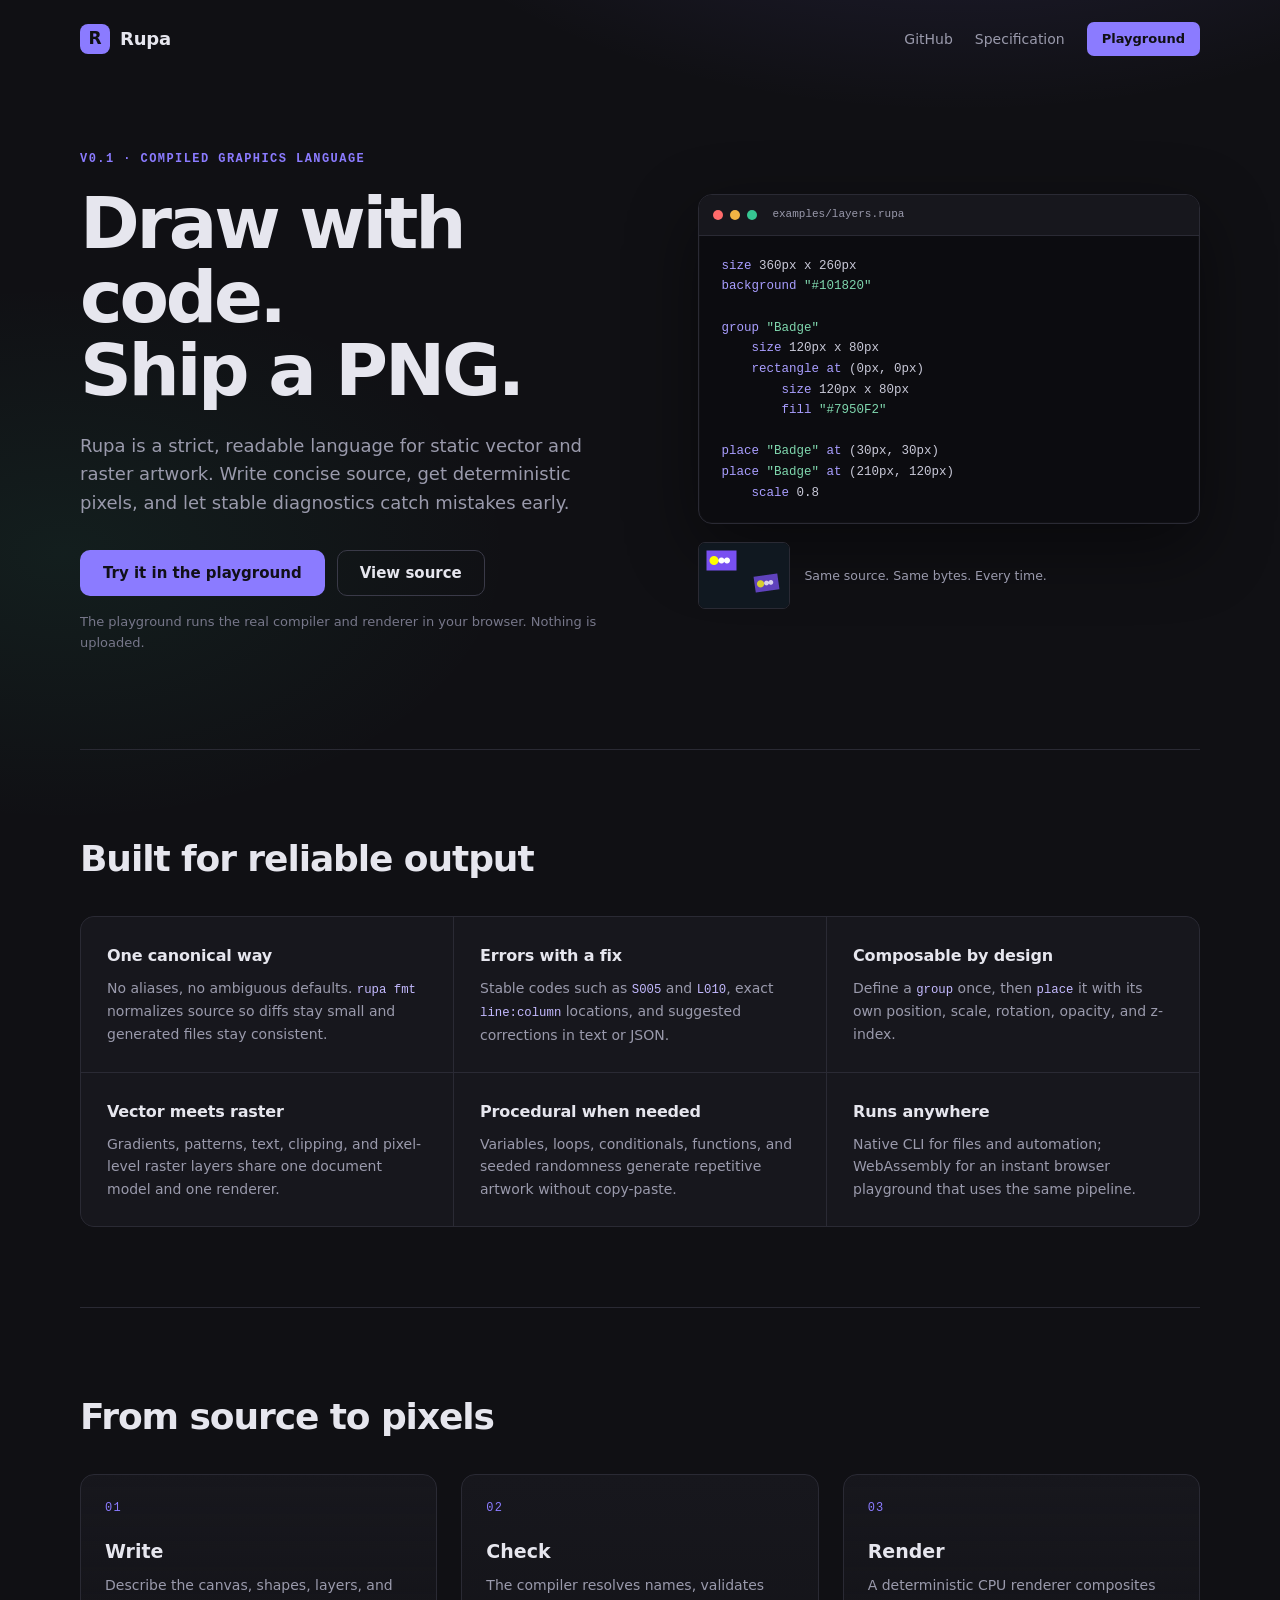
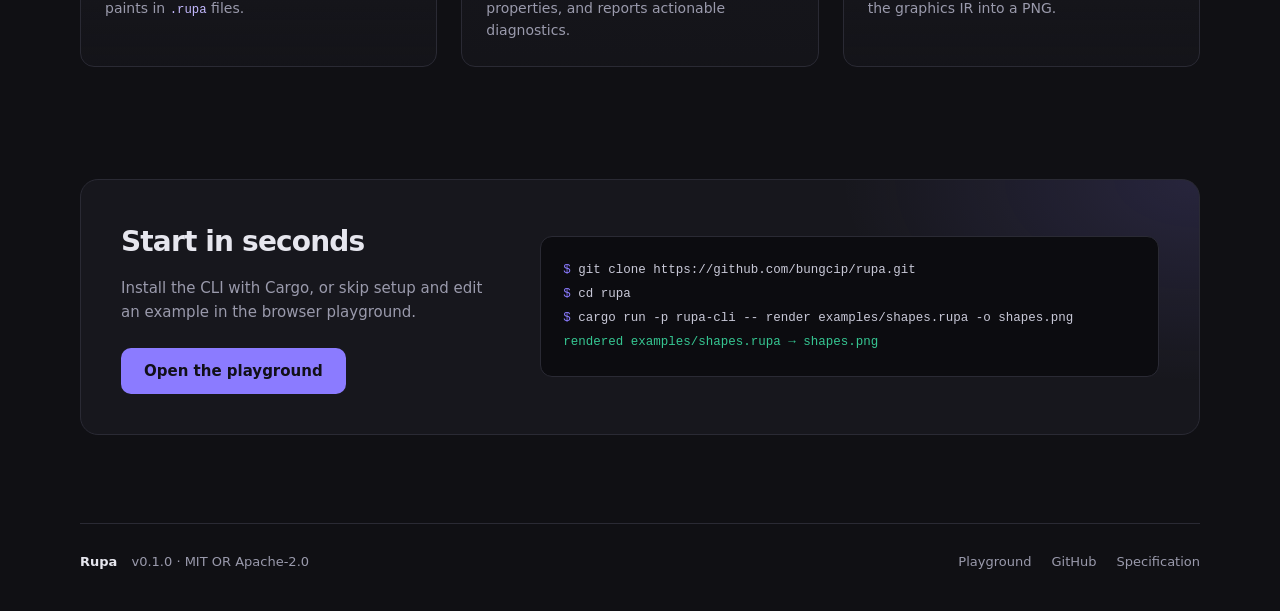
<file: site/index.html>
<!doctype html>
<html lang="en">
  <head>
    <meta charset="utf-8" />
    <meta name="viewport" content="width=device-width, initial-scale=1" />
    <title>Rupa — graphics programming for humans and LLMs</title>
    <meta
      name="description"
      content="Rupa is a compiled, LLM-friendly graphics language for static vector and raster artwork. Write readable source, render deterministic PNGs."
    />
    <meta name="theme-color" content="#101014" />
    <link rel="icon" href="data:image/svg+xml,%3Csvg xmlns='http://www.w3.org/2000/svg' viewBox='0 0 32 32'%3E%3Crect width='32' height='32' rx='8' fill='%238b7bff'/%3E%3Cpath d='M9 23V9h8a5 5 0 0 1 0 10h-3l6 4' fill='none' stroke='%23101014' stroke-width='3' stroke-linecap='round' stroke-linejoin='round'/%3E%3C/svg%3E" />
    <link rel="stylesheet" href="style.css" />
  </head>
  <body>
    <header class="site-header">
      <a class="brand" href="./" aria-label="Rupa home">
        <span class="brand__mark" aria-hidden="true">R</span>
        <span>Rupa</span>
      </a>
      <nav class="site-nav" aria-label="Primary">
        <a href="https://github.com/bungcip/rupa">GitHub</a>
        <a href="https://github.com/bungcip/rupa/blob/main/rupa-specification.md">Specification</a>
        <a class="button button--small" href="./playground/">Playground</a>
      </nav>
    </header>

    <main>
      <section class="hero">
        <div class="hero__copy">
          <p class="eyebrow">v0.1 · compiled graphics language</p>
          <h1>Draw with code.<br />Ship a PNG.</h1>
          <p class="lede">
            Rupa is a strict, readable language for static vector and raster
            artwork. Write concise source, get deterministic pixels, and let
            stable diagnostics catch mistakes early.
          </p>
          <div class="actions">
            <a class="button" href="./playground/">Try it in the playground</a>
            <a
              class="button button--ghost"
              href="https://github.com/bungcip/rupa"
              >View source</a
            >
          </div>
          <p class="note">
            The playground runs the real compiler and renderer in your browser.
            Nothing is uploaded.
          </p>
        </div>

        <figure class="hero__media">
          <div class="window">
            <div class="window__bar" aria-hidden="true">
              <span></span><span></span><span></span>
              <em>examples/layers.rupa</em>
            </div>
            <pre class="window__code"><code><span class="tok-key">size</span> 360px x 260px
<span class="tok-key">background</span> <span class="tok-str">"#101820"</span>

<span class="tok-key">group</span> <span class="tok-str">"Badge"</span>
    <span class="tok-key">size</span> 120px x 80px
    <span class="tok-key">rectangle</span> <span class="tok-key">at</span> (0px, 0px)
        <span class="tok-key">size</span> 120px x 80px
        <span class="tok-key">fill</span> <span class="tok-str">"#7950F2"</span>

<span class="tok-key">place</span> <span class="tok-str">"Badge"</span> <span class="tok-key">at</span> (30px, 30px)
<span class="tok-key">place</span> <span class="tok-str">"Badge"</span> <span class="tok-key">at</span> (210px, 120px)
    <span class="tok-key">scale</span> 0.8</code></pre>
          </div>
          <figcaption>
            <img
              src="preview.png"
              width="360"
              height="260"
              alt="Rendered example showing two purple badge groups on a dark canvas"
            />
            <span>Same source. Same bytes. Every time.</span>
          </figcaption>
        </figure>
      </section>

      <section class="features" aria-labelledby="features-title">
        <h2 id="features-title" class="section-title">Built for reliable output</h2>
        <div class="feature-grid">
          <article class="feature">
            <h3>One canonical way</h3>
            <p>
              No aliases, no ambiguous defaults. <code>rupa fmt</code> normalizes
              source so diffs stay small and generated files stay consistent.
            </p>
          </article>
          <article class="feature">
            <h3>Errors with a fix</h3>
            <p>
              Stable codes such as <code>S005</code> and <code>L010</code>, exact
              <code>line:column</code> locations, and suggested corrections in
              text or JSON.
            </p>
          </article>
          <article class="feature">
            <h3>Composable by design</h3>
            <p>
              Define a <code>group</code> once, then <code>place</code> it with its
              own position, scale, rotation, opacity, and z-index.
            </p>
          </article>
          <article class="feature">
            <h3>Vector meets raster</h3>
            <p>
              Gradients, patterns, text, clipping, and pixel-level raster layers
              share one document model and one renderer.
            </p>
          </article>
          <article class="feature">
            <h3>Procedural when needed</h3>
            <p>
              Variables, loops, conditionals, functions, and seeded randomness
              generate repetitive artwork without copy-paste.
            </p>
          </article>
          <article class="feature">
            <h3>Runs anywhere</h3>
            <p>
              Native CLI for files and automation; WebAssembly for an instant
              browser playground that uses the same pipeline.
            </p>
          </article>
        </div>
      </section>

      <section class="flow" aria-labelledby="flow-title">
        <h2 id="flow-title" class="section-title">From source to pixels</h2>
        <ol class="steps">
          <li>
            <span class="step__number">01</span>
            <h3>Write</h3>
            <p>Describe the canvas, shapes, layers, and paints in <code>.rupa</code> files.</p>
          </li>
          <li>
            <span class="step__number">02</span>
            <h3>Check</h3>
            <p>The compiler resolves names, validates properties, and reports actionable diagnostics.</p>
          </li>
          <li>
            <span class="step__number">03</span>
            <h3>Render</h3>
            <p>A deterministic CPU renderer composites the graphics IR into a PNG.</p>
          </li>
        </ol>
      </section>

      <section class="quickstart" aria-labelledby="quickstart-title">
        <div>
          <h2 id="quickstart-title">Start in seconds</h2>
          <p>
            Install the CLI with Cargo, or skip setup and edit an example in the
            browser playground.
          </p>
          <a class="button" href="./playground/">Open the playground</a>
        </div>
        <pre class="terminal"><code><span class="prompt">$</span> git clone https://github.com/bungcip/rupa.git
<span class="prompt">$</span> cd rupa
<span class="prompt">$</span> cargo run -p rupa-cli -- render examples/shapes.rupa -o shapes.png
<span class="ok">rendered examples/shapes.rupa → shapes.png</span></code></pre>
      </section>
    </main>

    <footer class="site-footer">
      <div>
        <strong>Rupa</strong>
        <span>v0.1.0 · MIT OR Apache-2.0</span>
      </div>
      <nav aria-label="Footer">
        <a href="./playground/">Playground</a>
        <a href="https://github.com/bungcip/rupa">GitHub</a>
        <a href="https://github.com/bungcip/rupa/blob/main/rupa-specification.md">Specification</a>
      </nav>
    </footer>
  </body>
</html>
</file>
<file: site/style.css>
:root {
  --bg: #101014;
  --bg-raised: #17171d;
  --bg-sunken: #0c0c10;
  --border: #2a2a34;
  --border-strong: #3a3a48;
  --text: #e6e6ee;
  --text-dim: #9a9aac;
  --accent: #8b7bff;
  --accent-soft: rgba(139, 123, 255, 0.14);
  --ok: #36c692;
  --mono: "SF Mono", "JetBrains Mono", "Cascadia Code", Menlo, Consolas, monospace;
  --sans: "Inter", system-ui, -apple-system, "Segoe UI", sans-serif;
  --max: 1120px;
}

* {
  box-sizing: border-box;
}

html {
  scroll-behavior: smooth;
}

body {
  margin: 0;
  background:
    radial-gradient(60rem 32rem at 75% -10%, rgba(139, 123, 255, 0.18), transparent 65%),
    radial-gradient(40rem 24rem at 5% 25%, rgba(54, 198, 146, 0.08), transparent 70%),
    var(--bg);
  color: var(--text);
  font-family: var(--sans);
  font-size: 16px;
  line-height: 1.6;
  -webkit-font-smoothing: antialiased;
}

a {
  color: inherit;
}

code,
pre {
  font-family: var(--mono);
}

.site-header,
main,
.site-footer {
  width: min(100% - 48px, var(--max));
  margin-inline: auto;
}

/* Header ------------------------------------------------------------------ */

.site-header {
  display: flex;
  align-items: center;
  justify-content: space-between;
  gap: 24px;
  padding: 22px 0;
}

.brand {
  display: inline-flex;
  align-items: center;
  gap: 10px;
  color: var(--text);
  font-size: 18px;
  font-weight: 700;
  letter-spacing: -0.01em;
  text-decoration: none;
}

.brand__mark {
  display: grid;
  width: 30px;
  height: 30px;
  place-items: center;
  border-radius: 8px;
  background: var(--accent);
  color: var(--bg);
  font-size: 17px;
  font-weight: 800;
}

.site-nav {
  display: flex;
  align-items: center;
  gap: 22px;
  font-size: 14px;
}

.site-nav a {
  color: var(--text-dim);
  text-decoration: none;
  transition: color 120ms ease;
}

.site-nav a:hover {
  color: var(--text);
}

.site-nav .button {
  color: var(--bg);
}

/* Buttons ----------------------------------------------------------------- */

.button {
  display: inline-flex;
  align-items: center;
  justify-content: center;
  min-height: 46px;
  padding: 0 22px;
  border: 1px solid transparent;
  border-radius: 10px;
  background: var(--accent);
  color: #111018;
  font-size: 15px;
  font-weight: 650;
  text-decoration: none;
  transition:
    transform 120ms ease,
    background 120ms ease,
    border-color 120ms ease;
}

.button:hover {
  transform: translateY(-1px);
  background: #9d90ff;
}

.button--ghost {
  border-color: var(--border-strong);
  background: transparent;
  color: var(--text);
}

.button--ghost:hover {
  border-color: var(--text-dim);
  background: var(--bg-raised);
}

.button--small {
  min-height: 34px;
  padding: 0 14px;
  border-radius: 7px;
  font-size: 13px;
}

/* Hero -------------------------------------------------------------------- */

.hero {
  display: grid;
  grid-template-columns: minmax(0, 1.05fr) minmax(0, 0.95fr);
  gap: 64px;
  align-items: center;
  padding: 72px 0 96px;
}

.eyebrow {
  margin: 0 0 18px;
  color: var(--accent);
  font-family: var(--mono);
  font-size: 12px;
  font-weight: 600;
  letter-spacing: 0.12em;
  text-transform: uppercase;
}

.hero h1 {
  margin: 0;
  font-size: clamp(44px, 6vw, 72px);
  line-height: 1.02;
  letter-spacing: -0.045em;
}

.lede {
  max-width: 34rem;
  margin: 24px 0 0;
  color: var(--text-dim);
  font-size: 18px;
}

.actions {
  display: flex;
  flex-wrap: wrap;
  gap: 12px;
  margin-top: 32px;
}

.note {
  margin: 16px 0 0;
  color: #77778a;
  font-size: 13px;
}

/* Code window ------------------------------------------------------------- */

.hero__media {
  min-width: 0;
  margin: 0;
}

.window {
  overflow: hidden;
  border: 1px solid var(--border);
  border-radius: 14px;
  background: var(--bg-sunken);
  box-shadow:
    0 24px 70px rgba(0, 0, 0, 0.45),
    0 0 0 1px rgba(255, 255, 255, 0.02) inset;
}

.window__bar {
  display: flex;
  align-items: center;
  gap: 7px;
  padding: 11px 14px;
  border-bottom: 1px solid var(--border);
  background: var(--bg-raised);
}

.window__bar span {
  width: 10px;
  height: 10px;
  border-radius: 50%;
  background: #34343f;
}

.window__bar span:first-child {
  background: #ff6b6b;
}

.window__bar span:nth-child(2) {
  background: #f2b544;
}

.window__bar span:nth-child(3) {
  background: var(--ok);
}

.window__bar em {
  margin-left: 8px;
  color: var(--text-dim);
  font-family: var(--mono);
  font-size: 11px;
  font-style: normal;
}

.window__code {
  margin: 0;
  padding: 20px 22px;
  color: #c9c9d8;
  font-size: 12.5px;
  line-height: 1.65;
  overflow-x: auto;
}

.tok-key {
  color: #a99eff;
}

.tok-str {
  color: #7fd6ad;
}

.hero__media figcaption {
  display: flex;
  align-items: center;
  gap: 14px;
  margin-top: 18px;
  color: var(--text-dim);
  font-size: 12.5px;
}

.hero__media figcaption img {
  width: 92px;
  height: auto;
  border: 1px solid var(--border);
  border-radius: 7px;
  background: #0b0b0f;
}

/* Sections ---------------------------------------------------------------- */

.section-title {
  margin: 0 0 28px;
  font-size: clamp(26px, 3.2vw, 36px);
  letter-spacing: -0.03em;
}

.features,
.flow {
  padding: 80px 0;
  border-top: 1px solid var(--border);
}

.feature-grid {
  display: grid;
  grid-template-columns: repeat(3, minmax(0, 1fr));
  gap: 1px;
  overflow: hidden;
  border: 1px solid var(--border);
  border-radius: 14px;
  background: var(--border);
}

.feature {
  padding: 26px;
  background: var(--bg-raised);
}

.feature h3 {
  margin: 0 0 8px;
  font-size: 16px;
  letter-spacing: -0.01em;
}

.feature p {
  margin: 0;
  color: var(--text-dim);
  font-size: 14px;
}

.feature code {
  color: #c4baff;
  font-size: 0.88em;
}

/* Flow -------------------------------------------------------------------- */

.steps {
  display: grid;
  grid-template-columns: repeat(3, minmax(0, 1fr));
  gap: 24px;
  margin: 0;
  padding: 0;
  list-style: none;
}

.steps li {
  padding: 24px;
  border: 1px solid var(--border);
  border-radius: 14px;
  background: linear-gradient(180deg, var(--bg-raised), rgba(23, 23, 29, 0.55));
}

.step__number {
  display: block;
  margin-bottom: 18px;
  color: var(--accent);
  font-family: var(--mono);
  font-size: 12px;
  letter-spacing: 0.1em;
}

.steps h3 {
  margin: 0 0 8px;
  font-size: 19px;
}

.steps p {
  margin: 0;
  color: var(--text-dim);
  font-size: 14px;
}

.steps code {
  color: #c4baff;
  font-size: 0.88em;
}

/* Quickstart -------------------------------------------------------------- */

.quickstart {
  display: grid;
  grid-template-columns: minmax(0, 0.75fr) minmax(0, 1.25fr);
  gap: 48px;
  align-items: center;
  margin: 32px 0 88px;
  padding: 40px;
  border: 1px solid var(--border);
  border-radius: 18px;
  background:
    radial-gradient(32rem 18rem at 100% 0%, var(--accent-soft), transparent 70%),
    var(--bg-raised);
}

.quickstart h2 {
  margin: 0 0 12px;
  font-size: 28px;
  letter-spacing: -0.03em;
}

.quickstart p {
  margin: 0 0 24px;
  color: var(--text-dim);
  font-size: 15px;
}

.terminal {
  min-width: 0;
  margin: 0;
  padding: 22px;
  overflow-x: auto;
  border: 1px solid var(--border);
  border-radius: 12px;
  background: var(--bg-sunken);
  color: #c9c9d8;
  font-size: 12.5px;
  line-height: 1.9;
}

.prompt {
  color: var(--accent);
  user-select: none;
}

.ok {
  color: var(--ok);
}

/* Footer ------------------------------------------------------------------ */

.site-footer {
  display: flex;
  align-items: center;
  justify-content: space-between;
  gap: 24px;
  padding: 28px 0 40px;
  border-top: 1px solid var(--border);
  color: var(--text-dim);
  font-size: 13px;
}

.site-footer strong {
  margin-right: 10px;
  color: var(--text);
}

.site-footer nav {
  display: flex;
  flex-wrap: wrap;
  gap: 20px;
}

.site-footer a {
  text-decoration: none;
}

.site-footer a:hover {
  color: var(--text);
}

/* Responsive -------------------------------------------------------------- */

@media (max-width: 900px) {
  .hero {
    grid-template-columns: 1fr;
    gap: 48px;
    padding: 48px 0 72px;
  }

  .feature-grid,
  .steps {
    grid-template-columns: 1fr 1fr;
  }

  .quickstart {
    grid-template-columns: 1fr;
  }
}

@media (max-width: 640px) {
  .site-header,
  main,
  .site-footer {
    width: min(100% - 32px, var(--max));
  }

  .site-header {
    align-items: flex-start;
  }

  .site-nav {
    gap: 12px;
    flex-wrap: wrap;
    justify-content: flex-end;
  }

  .site-nav a:not(.button) {
    display: none;
  }

  .hero {
    padding-top: 36px;
  }

  .lede {
    font-size: 16px;
  }

  .feature-grid,
  .steps {
    grid-template-columns: 1fr;
  }

  .quickstart {
    padding: 26px 22px;
    margin-bottom: 56px;
  }

  .feature,
  .steps li {
    padding: 22px;
  }

  .site-footer {
    align-items: flex-start;
    flex-direction: column;
  }
}
</file>
